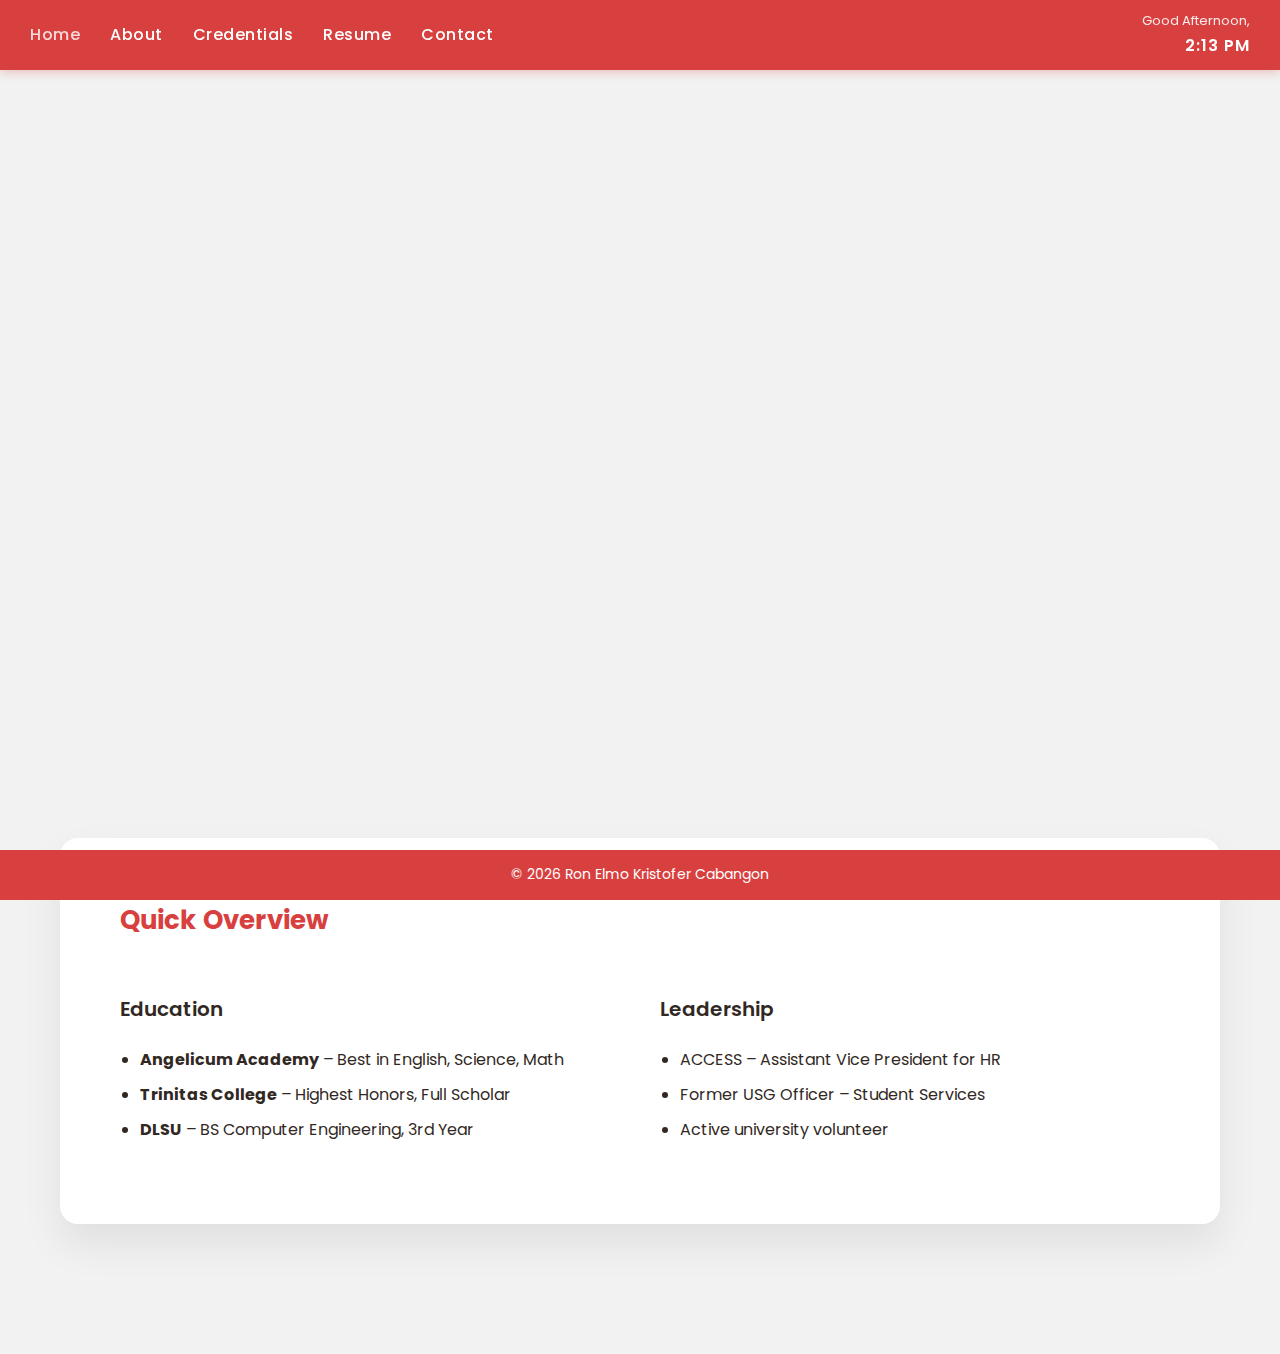
<file: index.html>
<!DOCTYPE html>
<html lang="en">
<head>
    <meta charset="UTF-8">
    <meta name="viewport" content="width=device-width, initial-scale=1.0">
    <title>Ron Elmo Kristofer Cabangon - Portfolio</title>
    <link href="https://fonts.googleapis.com/css2?family=Poppins:wght@300;400;500;600;700&display=swap" rel="stylesheet">
    <link rel="stylesheet" href="css/style.css">
</head>
<body>
    <header>
        <nav>
            <a href="index.html" data-page="home">Home</a>
            <a href="about.html" data-page="about">About</a>
            <a href="credentials.html" data-page="credentials">Credentials</a>
            <a href="resume.html" data-page="resume">Resume</a>
            <a href="contact.html" data-page="contact">Contact</a>
        </nav>
        <div id="datetime">
            <span id="greeting"></span>
            <span id="clock"></span>
        </div>
    </header>

    <main id="main-content">
        <section id="home" class="page active">
            <div class="card hero">
                <img src="subject.jpg" alt="Profile Picture">
                <div>
                    <h1>Ron Elmo Kristofer Cabangon</h1>
                    <p>Computer Engineering Student</p>
                    <button class="cta-btn" onclick="window.location.href='contact.html'">REACH OUT</button>
                </div>
            </div>
            
            <div class="card">
                <h2>Quick Overview</h2>
                <div class="grid">
                    <div class="overview-item">
                        <h3>Education</h3>
                        <ul>
                            <li><strong>Angelicum Academy</strong> – Best in English, Science, Math</li>
                            <li><strong>Trinitas College</strong> – Highest Honors, Full Scholar</li>
                            <li><strong>DLSU</strong> – BS Computer Engineering, 3rd Year</li>
                        </ul>
                    </div>
                    <div class="overview-item">
                        <h3>Leadership</h3>
                        <ul>
                            <li>ACCESS – Assistant Vice President for HR</li>
                            <li>Former USG Officer – Student Services</li>
                            <li>Active university volunteer</li>
                        </ul>
                    </div>
                </div>
            </div>
        </section>
    </main>

    <footer>© 2026 Ron Elmo Kristofer Cabangon</footer>
    <script src="js/script.js"></script>
</body>
</html>
</file>
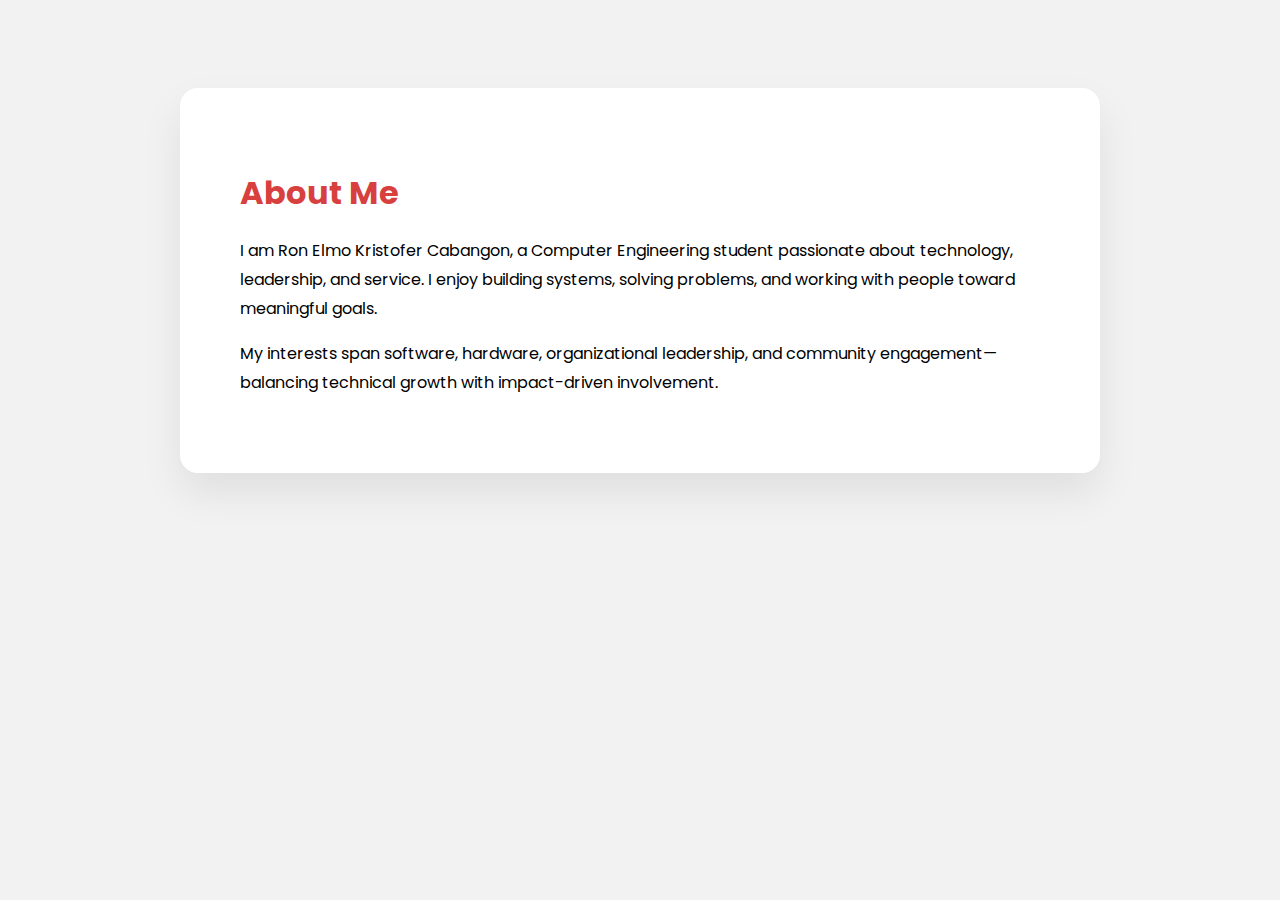
<file: about.html>
<!DOCTYPE html>
<html lang="en">
<head>
    <link href="https://fonts.googleapis.com/css2?family=Poppins:wght@300;400;600&display=swap" rel="stylesheet">
    <style>
        body {
            background-color: #f2f2f2;
            padding: 80px;
            font-family: 'Poppins', sans-serif;
        }

        .card {
            background: #fff;
            padding: 60px;
            border-radius: 18px;
            max-width: 800px;
            margin: auto;
            box-shadow: 0 20px 40px rgba(0,0,0,0.08);
        }

        h1 {
            color: #d84040;
            margin-bottom: 20px;
        }

        p {
            line-height: 1.8;
        }
    </style>
</head>
<body>

<div class="card">
    <h1>About Me</h1>
    <p>
        I am Ron Elmo Kristofer Cabangon, a Computer Engineering student passionate about
        technology, leadership, and service. I enjoy building systems, solving problems,
        and working with people toward meaningful goals.
    </p>
    <p>
        My interests span software, hardware, organizational leadership, and community
        engagement—balancing technical growth with impact-driven involvement.
    </p>
</div>

</body>
</html>
</file>
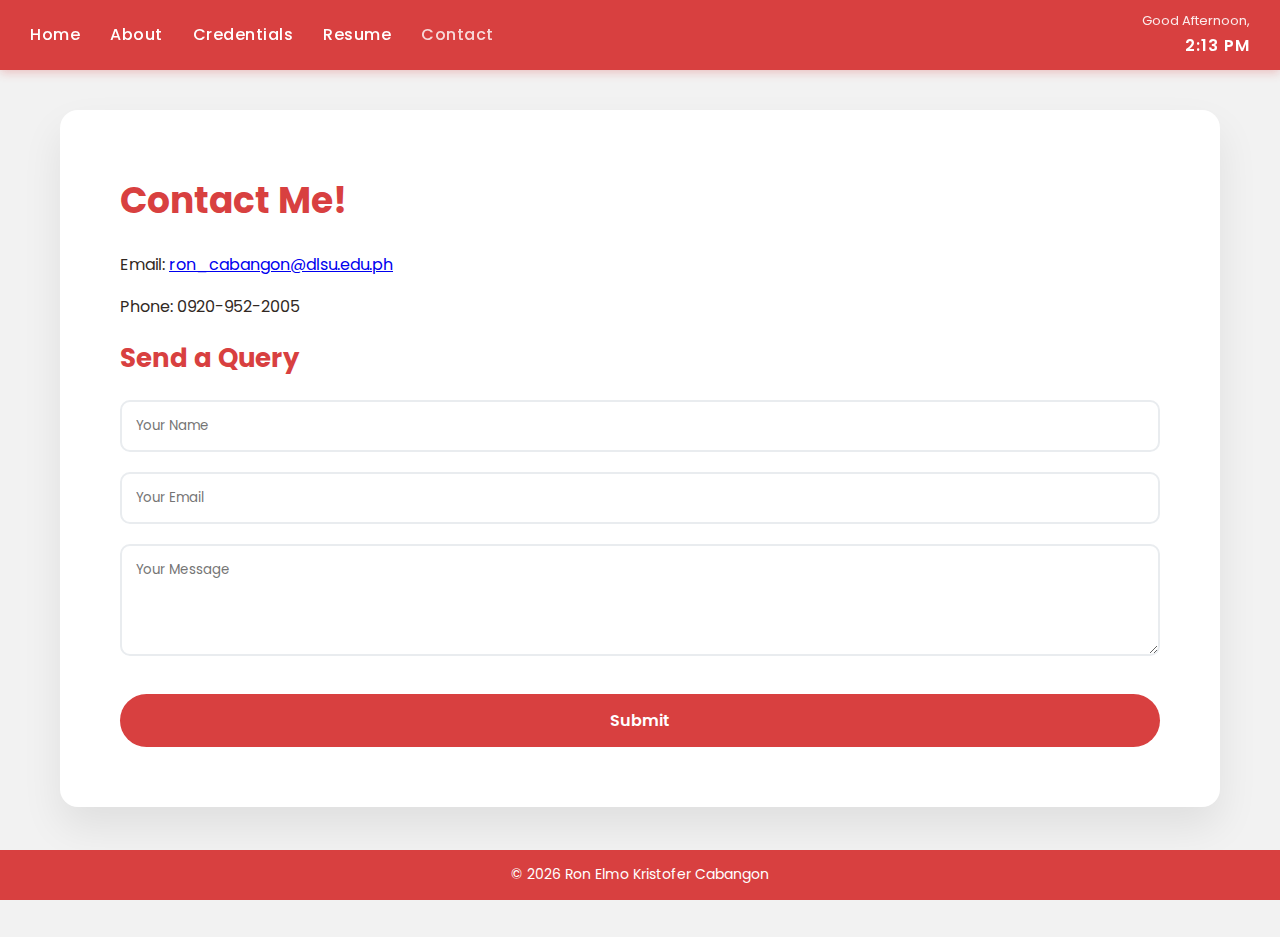
<file: contact.html>
<!DOCTYPE html>
<html lang="en">
<head>
    <meta charset="UTF-8">
    <meta name="viewport" content="width=device-width, initial-scale=1.0">
    <title>Ron Elmo Kristofer Cabangon - Contact</title>
    <link href="https://fonts.googleapis.com/css2?family=Poppins:wght@300;400;500;600;700&display=swap" rel="stylesheet">
    <link rel="stylesheet" href="css/style.css">
</head>
<body>
    <header>
        <nav>
            <a href="index.html" data-page="home">Home</a>
            <a href="about.html" data-page="about">About</a>
            <a href="credentials.html" data-page="credentials">Credentials</a>
            <a href="resume.html" data-page="resume">Resume</a>
            <a href="contact.html" data-page="contact">Contact</a>
        </nav>
        <div id="datetime">
            <span id="greeting"></span>
            <span id="clock"></span>
        </div>
    </header>

    <main id="main-content">
        <section id="contact" class="page active">
            <div class="card">
                <h1>Contact Me!</h1>
                <p>Email: <a href="mailto:ron_cabangon@dlsu.edu.ph">ron_cabangon@dlsu.edu.ph</a></p>
                <p>Phone: 0920-952-2005</p>

                <h2>Send a Query</h2>
                <form id="contactForm" action="https://formsubmit.co/kristoffcabangon@gmail.com" method="POST">
                    <input type="hidden" name="_subject" value="New Portfolio Message from %s">
                    <input type="hidden" name="_captcha" value="false">
                    <input type="hidden" name="_next" value="https://kristoffcab123.github.io/my-website/contact.html">
                    
                    <input type="text" id="name" name="name" placeholder="Your Name" required>
                    <input type="email" id="email" name="email" placeholder="Your Email" required>
                    <textarea id="message" name="message" rows="4" placeholder="Your Message" required></textarea>
                    <button type="submit" class="cta-btn">Submit</button>
                </form>
                
                <div id="sent" style="display: none;">
                    Thank you! Your message is on its way. I'll respond soon.
                </div>
            </div>
        </section>
    </main>

    <footer>© 2026 Ron Elmo Kristofer Cabangon</footer>
    <script src="js/script.js"></script>
</body>
</html>
</file>
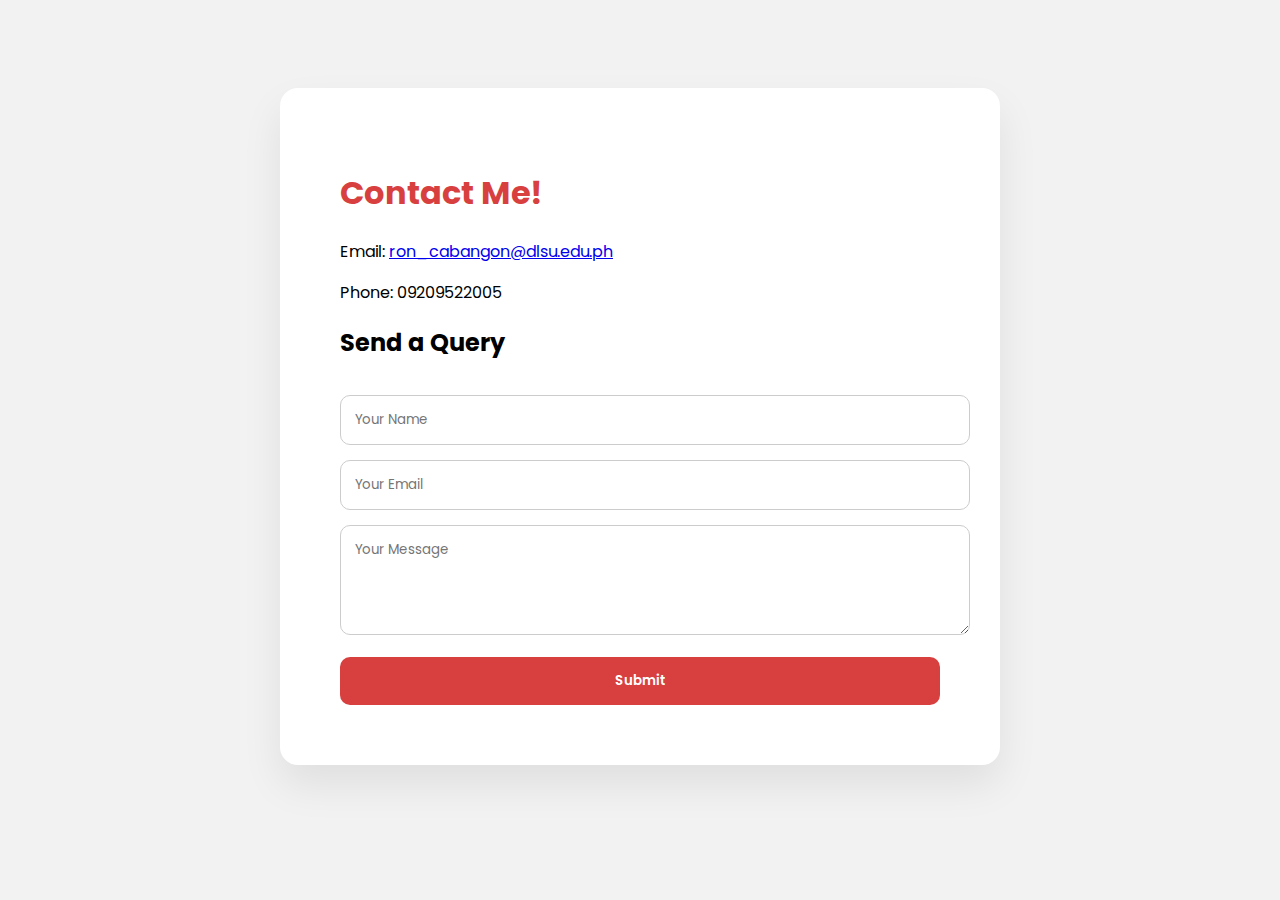
<file: contacts.html>
<!DOCTYPE html>
<html lang="en">
<head>
    <link href="https://fonts.googleapis.com/css2?family=Poppins:wght@300;400;600&display=swap" rel="stylesheet">
    <style>
        body {
            background-color: #f2f2f2;
            padding: 80px;
            font-family: 'Poppins', sans-serif;
        }

        .card {
            background: #fff;
            padding: 60px;
            border-radius: 18px;
            max-width: 600px;
            margin: auto;
            box-shadow: 0 20px 40px rgba(0,0,0,0.08);
        }

        h1 {
            color: #d84040;
        }

        input, textarea, button {
            width: 100%;
            padding: 14px;
            margin-top: 15px;
            border-radius: 10px;
            border: 1px solid #ccc;
            font-family: 'Poppins', sans-serif;
        }

        button {
            background-color: #d84040;
            color: white;
            border: none;
            font-weight: 600;
            cursor: pointer;
        }

        #sent {
            display: none;
            margin-top: 20px;
            color: #d84040;
            font-weight: 600;
        }
    </style>
</head>
<body>

<div class="card">
    <h1>Contact Me!</h1>
    <p>Email: <a href="mailto:ron_cabangon@dlsu.edu.ph">ron_cabangon@dlsu.edu.ph</a></p>
    <p>Phone: 09209522005</p>

    <h2>Send a Query</h2>
    <input type="text" placeholder="Your Name">
    <input type="email" placeholder="Your Email">
    <textarea rows="4" placeholder="Your Message"></textarea>
    <button onclick="send()">Submit</button>

    <div id="sent">Your query has been sent!</div>
</div>

<script>
function send() {
    document.getElementById("sent").style.display = "block";
}
</script>

</body>
</html>
</file>
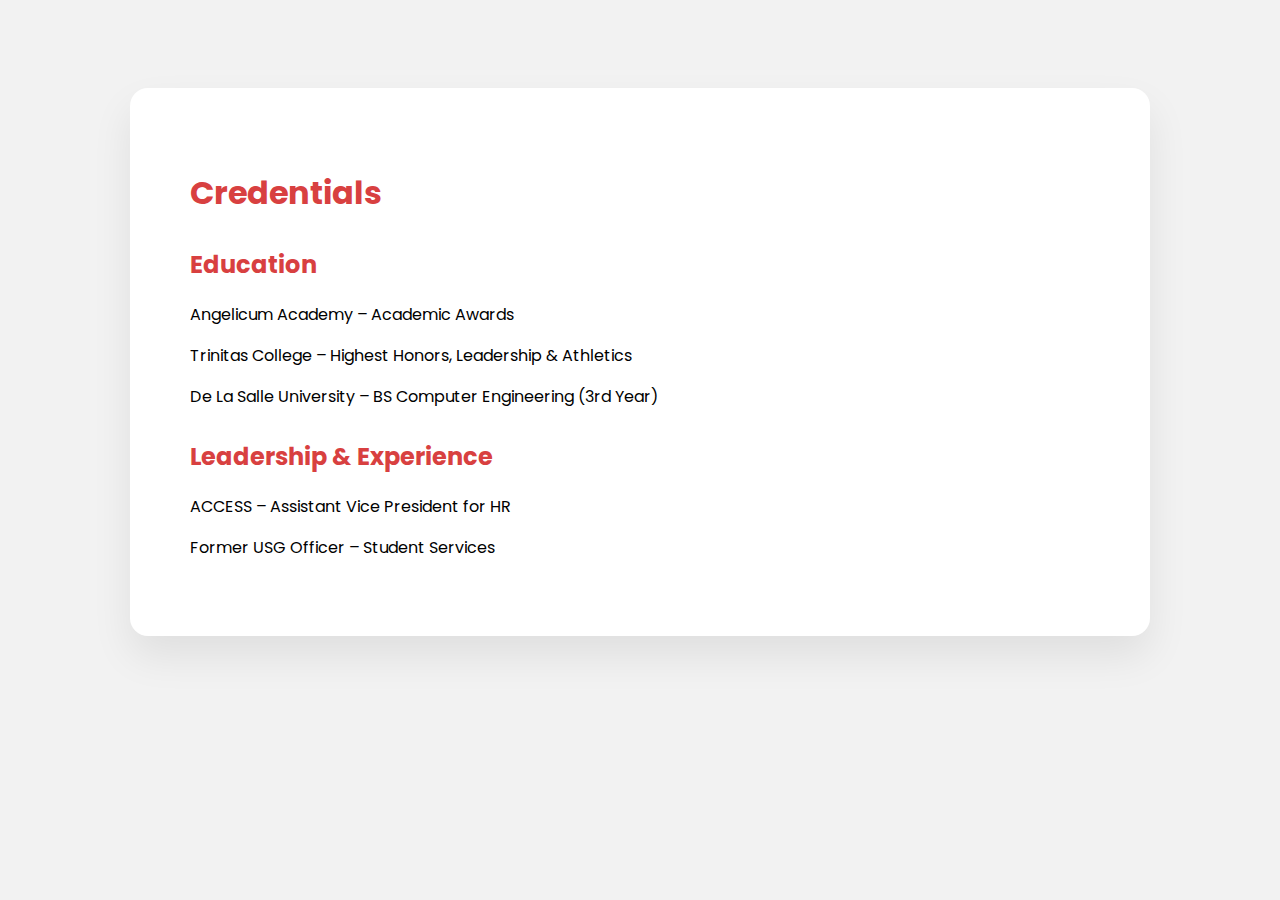
<file: credentials.html>
<!DOCTYPE html>
<html lang="en">
<head>
    <link href="https://fonts.googleapis.com/css2?family=Poppins:wght@300;400;600&display=swap" rel="stylesheet">
    <style>
        body {
            background-color: #f2f2f2;
            padding: 80px;
            font-family: 'Poppins', sans-serif;
        }

        .card {
            background: #fff;
            padding: 60px;
            border-radius: 18px;
            max-width: 900px;
            margin: auto;
            box-shadow: 0 20px 40px rgba(0,0,0,0.08);
        }

        h1, h2 {
            color: #d84040;
        }

        h2 {
            margin-top: 30px;
        }
    </style>
</head>
<body>

<div class="card">
    <h1>Credentials</h1>

    <h2>Education</h2>
    <p>Angelicum Academy – Academic Awards</p>
    <p>Trinitas College – Highest Honors, Leadership & Athletics</p>
    <p>De La Salle University – BS Computer Engineering (3rd Year)</p>

    <h2>Leadership & Experience</h2>
    <p>ACCESS – Assistant Vice President for HR</p>
    <p>Former USG Officer – Student Services</p>
</div>

</body>
</html>
</file>
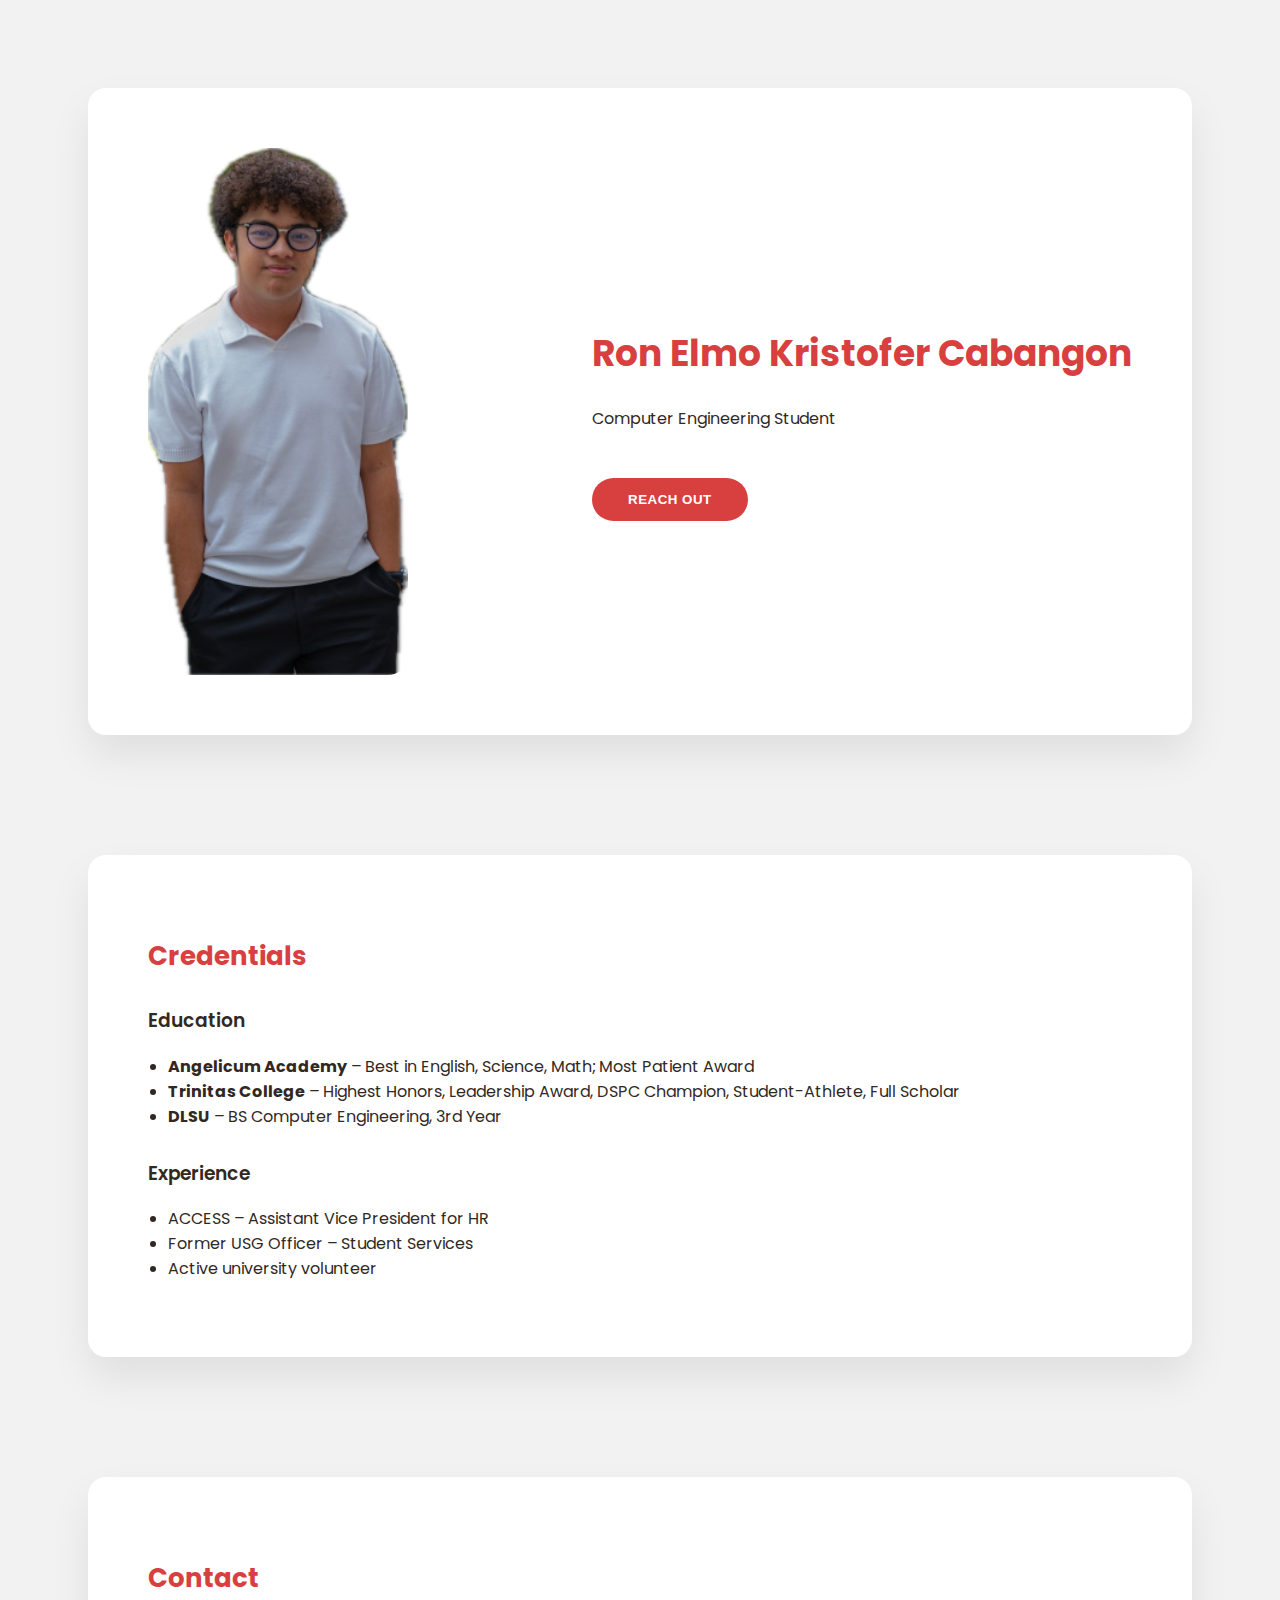
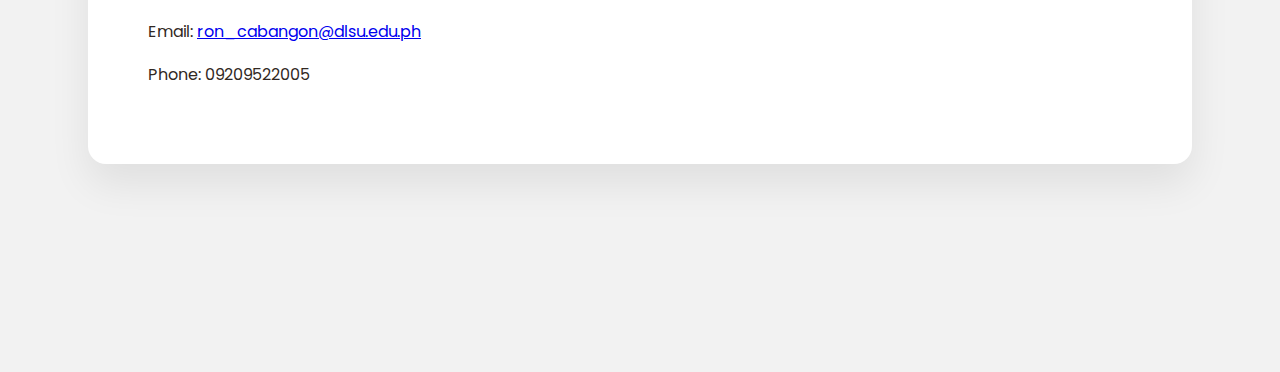
<file: home.html>
<!DOCTYPE html>
<html lang="en">
<head>
    <meta charset="UTF-8">

    <link href="https://fonts.googleapis.com/css2?family=Poppins:wght@300;400;600;700&display=swap" rel="stylesheet">

    <style>
        body {
            background-color: #f2f2f2;
            padding: 80px;
            font-family: 'Poppins', sans-serif;
            color: #312823;
        }

        section {
            margin-bottom: 120px;
        }

        .card {
            background-color: #ffffff;
            border-radius: 18px;
            padding: 60px;
            box-shadow: 0 20px 40px rgba(0,0,0,0.08);
            max-width: 1000px;
            margin: auto;
        }

        /* HERO */
        .hero {
            display: flex;
            align-items: center;
            justify-content: space-between;
            gap: 60px;
        }

        .hero img {
            width: 260px;
            border-radius: 20px;
        }

        h1 {
            font-size: 36px;
            color: #d84040;
        }

        h2 {
            font-size: 26px;
            color: #d84040;
            margin-bottom: 20px;
        }

        h3 {
            margin-top: 30px;
            font-weight: 600;
        }

        p {
            line-height: 1.7;
            margin-top: 10px;
        }

        ul {
            margin-top: 10px;
            padding-left: 20px;
        }

        button {
            margin-top: 30px;
            padding: 14px 36px;
            border-radius: 30px;
            border: none;
            background-color: #d84040;
            color: #fff;
            font-weight: 600;
            letter-spacing: 0.5px;
            cursor: pointer;
        }

        button:hover {
            transform: translateY(-2px);
            box-shadow: 0 10px 20px rgba(216,64,64,0.3);
        }
    </style>
</head>
<body>

<section>
    <div class="card hero">
        <img src="images/subject.jpg" alt="Profile Picture">
        <div>
            <h1>Ron Elmo Kristofer Cabangon</h1>
            <p>Computer Engineering Student</p>
            <button onclick="window.parent.location.href='contacts.html'">REACH OUT</button>
        </div>
    </div>
</section>

<section>
    <div class="card">
        <h2>Credentials</h2>

        <h3>Education</h3>
        <ul>
            <li><strong>Angelicum Academy</strong> – Best in English, Science, Math; Most Patient Award</li>
            <li><strong>Trinitas College</strong> – Highest Honors, Leadership Award, DSPC Champion, Student-Athlete, Full Scholar</li>
            <li><strong>DLSU</strong> – BS Computer Engineering, 3rd Year</li>
        </ul>

        <h3>Experience</h3>
        <ul>
            <li>ACCESS – Assistant Vice President for HR</li>
            <li>Former USG Officer – Student Services</li>
            <li>Active university volunteer</li>
        </ul>
    </div>
</section>

<section>
    <div class="card">
        <h2>Contact</h2>
        <p>Email: <a href="mailto:ron_cabangon@dlsu.edu.ph">ron_cabangon@dlsu.edu.ph</a></p>
        <p>Phone: 09209522005</p>
    </div>
</section>

</body>
</html>
</file>
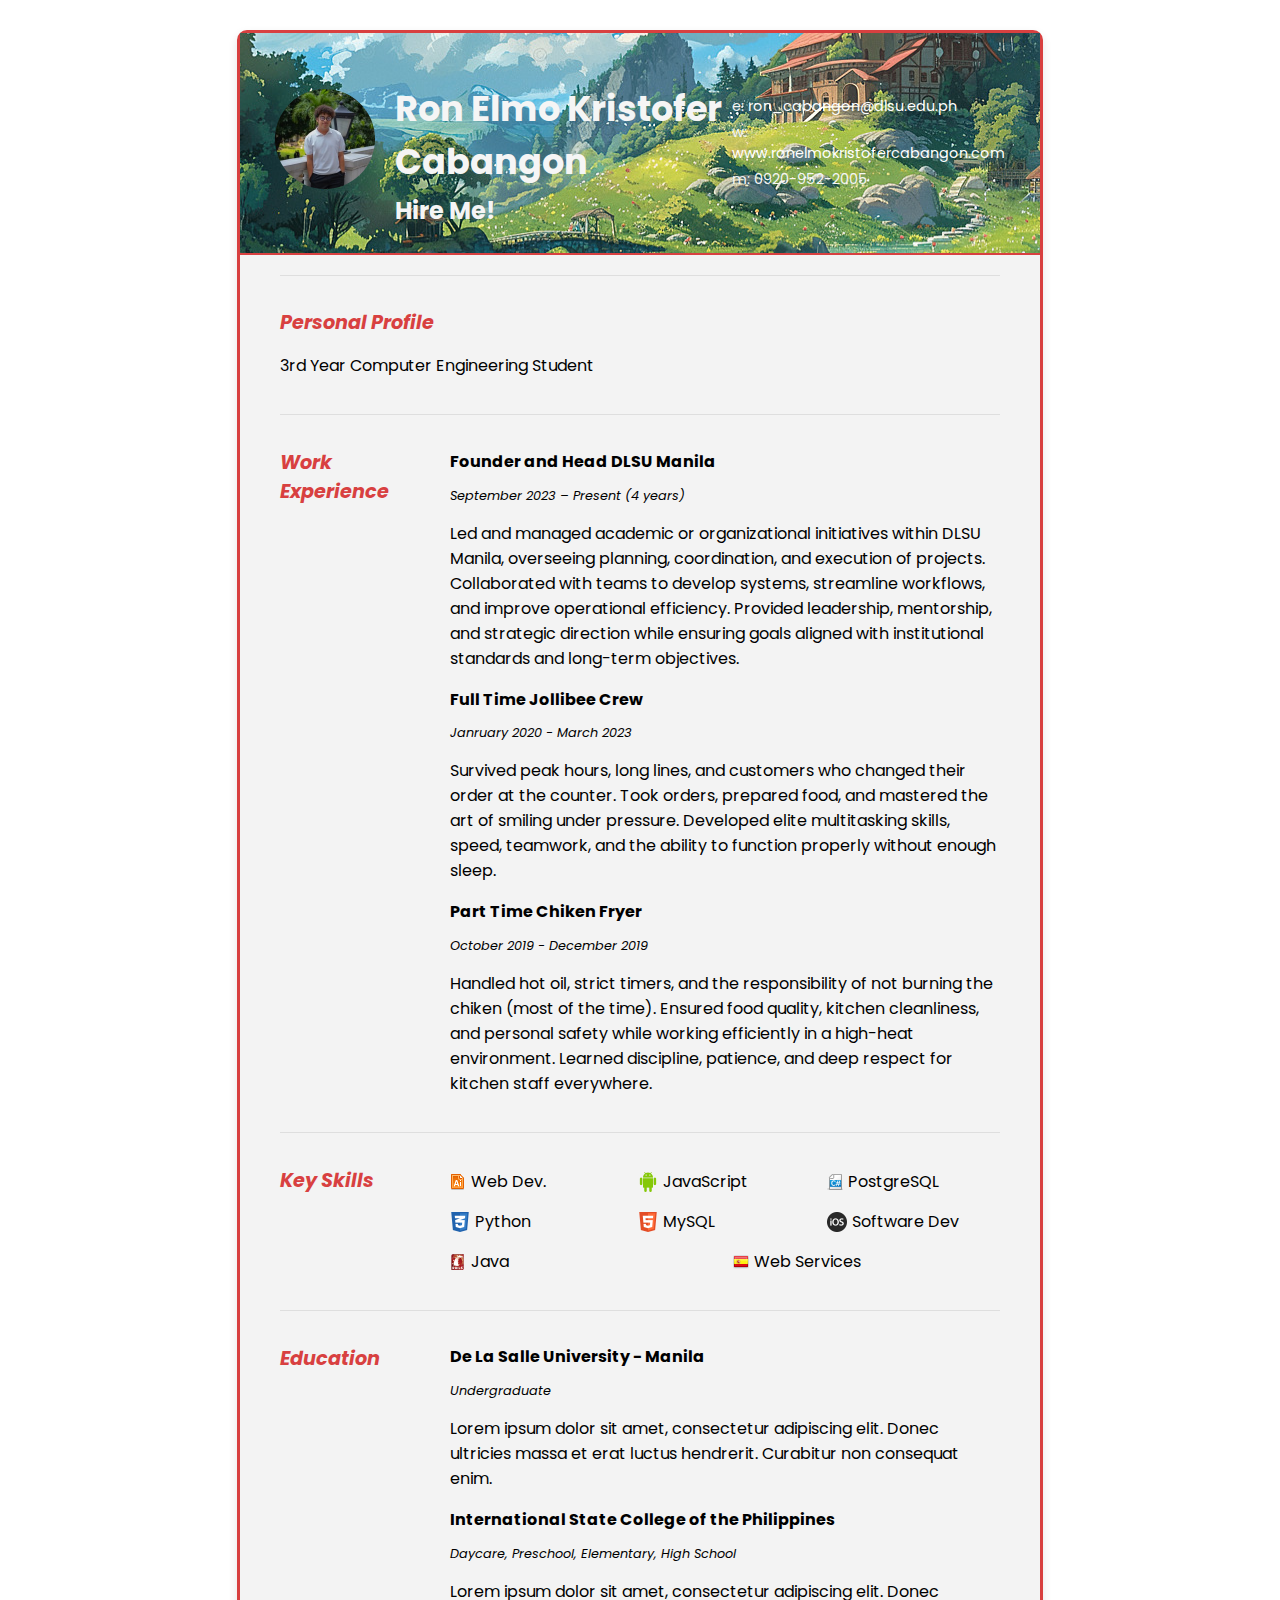
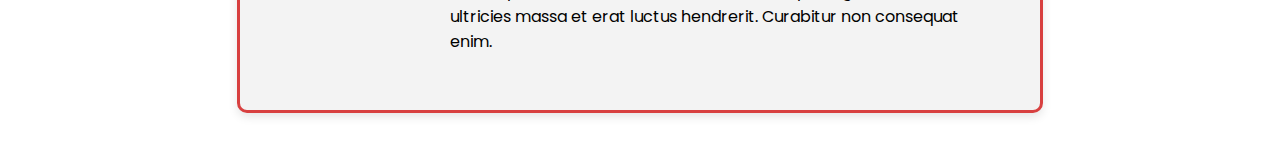
<file: resume.html>
<!DOCTYPE html>
<html>
<head>
<title>Ron Elmo Kristofer Cabangon - Curriculum Vitae</title>

<meta name="viewport" content="width=device-width"/>
<meta name="description" content="The Curriculum Vitae of Ron Elmo Kristofer Cabangon."/>
<meta charset="UTF-8">

<link type="text/css" rel="stylesheet" href="style.css">
<link href="https://fonts.googleapis.com/css2?family=Poppins:ital,wght@0,300;0,400;0,500;0,600;0,700;1,400&display=swap" rel="stylesheet">
<script href="http://code.jquery.com/jquery-migrate-1.2.1.min.js"></script>
<!--[if lt IE 9]>
<script src="//html5shiv.googlecode.com/svn/trunk/html5.js"></script>
<![endif]-->
</head>

<body id="top">
<div id="cv">
	<div class="mainDetails">
		<div id="headshot">
			<img src="images/profilepic.jpg" alt="Ron Elmo Kristofer Cabangon" />
		</div>

		<div id="name">
			<h1>Ron Elmo Kristofer Cabangon</h1>
			<h2>Hire Me!</h2>
		</div>

		<div id="contactDetails">
			<ul>
				<li>e: <a href="mailto:ron_cabangon@dlsu.edu.ph" target="_blank">ron_cabangon@dlsu.edu.ph</a></li>
				<li>w: <a href="http://www.ronelmokristofercabangon.com">www.ronelmokristofercabangon.com</a></li>
				<li>m: 0920-952-2005</li>
			</ul>
		</div>
		<div class="clear"></div>
	</div>

	<div id="mainArea">
		<section>
			<article>
				<div class="sectionTitle">
					<h1>Personal Profile</h1>
				</div>

				<div class="sectionContent">
					<p>3rd Year Computer Engineering Student</p>
				</div>
			</article>
			<div class="clear"></div>
		</section>

		<section>
			<div class="sectionTitle">
				<h1>Work Experience</h1>
			</div>

			<div class="sectionContent">
				<article>
					<h2>Founder and Head DLSU Manila</h2>
					<p class="subDetails">September 2023 – Present (4 years)</p>
					<p>Led and managed academic or organizational initiatives within DLSU Manila, overseeing planning, coordination, and execution of projects. Collaborated with teams to develop systems, streamline workflows, and improve operational efficiency. Provided leadership, mentorship, and strategic direction while ensuring goals aligned with institutional standards and long-term objectives.</p>
				</article>

				<article>
					<h2>Full Time Jollibee Crew</h2>
					<p class="subDetails">Janruary 2020 - March 2023</p>
					<p>Survived peak hours, long lines, and customers who changed their order at the counter. Took orders, prepared food, and mastered the art of smiling under pressure. Developed elite multitasking skills, speed, teamwork, and the ability to function properly without enough sleep.</p>
				</article>

				<article>
					<h2>Part Time Chiken Fryer</h2>
					<p class="subDetails">October 2019 - December 2019</p>
					<p>Handled hot oil, strict timers, and the responsibility of not burning the chiken (most of the time). Ensured food quality, kitchen cleanliness, and personal safety while working efficiently in a high-heat environment. Learned discipline, patience, and deep respect for kitchen staff everywhere.</p>
				</article>
			</div>
			<div class="clear"></div>
		</section>

		<section>
			<div class="sectionTitle">
				<h1>Key Skills</h1>
			</div>

			<div class="sectionContent">
				<ul class="keySkills">
					<li><img src="images\icons\ai.png" alt="">Web Dev.</li>
					<li><img src="images\icons\android.png" alt="">JavaScript</li>
					<li><img src="images\icons\c-sharp.png" alt="">PostgreSQL</li>
					<li><img src="images\icons\css.png" alt="">Python</li>
					<li><img src="images\icons\html.png" alt="">MySQL</li>
					<li><img src="images\icons\ios.png" alt="">Software Dev</li>
					<li><img src="images\icons\rails.png" alt="">Java</li>
					<li><img src="images\icons\sp.png" alt="">Web Services</li>
				</ul>
			</div>
			<div class="clear"></div>
		</section>

		<section>
			<div class="sectionTitle">
				<h1>Education</h1>
			</div>

			<div class="sectionContent">
				<article>
					<h2>De La Salle University - Manila</h2>
					<p class="subDetails">Undergraduate</p>
					<p>Lorem ipsum dolor sit amet, consectetur adipiscing elit. Donec ultricies massa et erat luctus hendrerit. Curabitur non consequat enim.</p>
				</article>

				<article>
					<h2>International State College of the Philippines</h2>
					<p class="subDetails">Daycare, Preschool, Elementary, High School</p>
					<p>Lorem ipsum dolor sit amet, consectetur adipiscing elit. Donec ultricies massa et erat luctus hendrerit. Curabitur non consequat enim.</p>
				</article>
			</div>
			<div class="clear"></div>
		</section>

	</div>
</div>

<script type="text/javascript">
var gaJsHost = (("https:" == document.location.protocol) ? "https://ssl." : "http://www.");
document.write(unescape("%3Cscript src='" + gaJsHost + "google-analytics.com/ga.js' type='text/javascript'%3E%3C/script%3E"));
</script>
<script type="text/javascript">
var pageTracker = _gat._getTracker("UA-3753241-1");
pageTracker._initData();
pageTracker._trackPageview();
</script>

</body>
</html>
</file>
<file: css/style.css>
* {
    margin: 0;
    padding: 0;
    box-sizing: border-box;
}

body {
    font-family: 'Poppins', sans-serif;
    background-color: #f2f2f2;
    color: #312823;
    line-height: 1.7;
}

header {
    position: fixed;
    top: 0;
    width: 100%;
    height: 70px;
    background-color: #d84040;
    color: #fff;
    display: flex;
    align-items: center;
    justify-content: space-between;
    padding: 0 30px;
    z-index: 1000;
    box-shadow: 0 2px 10px rgba(216, 64, 64, 0.3);
}

nav {
    display: flex;
    gap: 30px;
}

nav a {
    color: #fff;
    text-decoration: none;
    font-weight: 500;
    letter-spacing: 0.5px;
    transition: opacity 0.3s ease;
}

nav a:hover,
nav a.active {
    opacity: 0.8;
}

#datetime {
    text-align: right;
    font-size: 14px;
}

#greeting {
    display: block;
    font-size: 13px;
    opacity: 0.9;
}

#clock {
    font-size: 16px;
    font-weight: 600;
    letter-spacing: 1px;
}

main {
    margin-top: 70px;
    margin-bottom: 50px;
    min-height: calc(100vh - 120px);
}

.page {
    display: none;
    padding: 40px 20px;
    max-width: 1200px;
    margin: 0 auto;
}

.page.active {
    display: block;
}

.card {
    background-color: #ffffff;
    border-radius: 18px;
    padding: 60px;
    box-shadow: 0 20px 40px rgba(0, 0, 0, 0.08);
    margin-bottom: 40px;
}

/* Home page fade-in animation */
.hero {
    display: flex;
    align-items: center;
    justify-content: space-between;
    gap: 60px;
    opacity: 0;
    animation: fadeInUp 1s ease-out forwards;
}

.hero .content {  /* Wrap your text content */
    opacity: 0;
    animation: fadeInUp 1s ease-out 0.3s forwards;
}

/* Keyframe animation */
@keyframes fadeInUp {
    0% {
        opacity: 0;
        transform: translateY(30px);
    }
    100% {
        opacity: 1;
        transform: translateY(0);
    }
}


.hero img {
    width: 280px;  /* Slightly larger for better visibility */
    height: auto;  /* Let height adjust based on image aspect ratio */
    max-width: 100%; /* Prevent overflow on smaller screens */
    border-radius: 20px;
    object-fit: contain; /* Shows full image without cropping */
    display: block; /* Remove any inline spacing */
}


h1 {
    font-size: 36px;
    color: #d84040;
    margin-bottom: 20px;
}

h2 {
    font-size: 26px;
    color: #d84040;
    margin-bottom: 20px;
}

h3 {
    font-size: 20px;
    color: #312823;
    margin: 30px 0 20px 0;
    font-weight: 600;
}

h4 {
    font-size: 18px;
    color: #d84040;
    margin-bottom: 8px;
}

p {
    margin-bottom: 15px;
}

ul {
    padding-left: 20px;
    margin-bottom: 20px;
}

ul li {
    margin-bottom: 8px;
}

.cta-btn {
    margin-top: 30px;
    padding: 14px 36px;
    border-radius: 30px;
    border: none;
    background-color: #d84040;
    color: #fff;
    font-weight: 600;
    letter-spacing: 0.5px;
    cursor: pointer;
    transition: all 0.3s ease;
}

.cta-btn:hover {
    transform: translateY(-2px);
    box-shadow: 0 10px 20px rgba(216, 64, 64, 0.3);
}

.grid {
    display: grid;
    grid-template-columns: 1fr 1fr;
    gap: 40px;
}

.skills-grid {
    display: grid;
    grid-template-columns: repeat(auto-fit, minmax(150px, 1fr));
    gap: 15px;
}

.skills-grid span {
    background: #f8f9fa;
    padding: 12px 20px;
    border-radius: 25px;
    text-align: center;
    font-weight: 500;
    border: 2px solid #e9ecef;
}

/* CV Styles */
.cv-container {
    max-width: 900px;
    margin: 0 auto;
    background: #f8f9fa;
    border-radius: 18px;
    overflow: hidden;
    box-shadow: 0 20px 40px rgba(0, 0, 0, 0.1);
}

.main-details {
    display: flex;
    align-items: center;
    gap: 30px;
    padding: 40px;
    background: linear-gradient(135deg, #d84040, #ff6b6b);
    color: white;
}

.headshot img {
    width: 120px;
    height: 120px;
    border-radius: 50%;
    object-fit: cover;
}

.name-section h1 {
    font-size: 28px;
    margin-bottom: 5px;
}

.name-section h2 {
    font-size: 18px;
    opacity: 0.9;
}

.contact-info ul {
    list-style: none;
    padding: 0;
}

.contact-info li {
    margin-bottom: 8px;
}

.contact-info a {
    color: white;
    text-decoration: none;
}

.cv-content {
    padding: 40px;
}

.cv-content section {
    margin-bottom: 40px;
}

.cv-content article {
    margin-bottom: 25px;
}

.sub-details {
    color: #666;
    font-size: 14px;
    margin-bottom: 10px;
    font-style: italic;
}

/* Contact Form */
#contactForm input,
#contactForm textarea {
    width: 100%;
    padding: 14px;
    margin-bottom: 20px;
    border: 2px solid #e9ecef;
    border-radius: 10px;
    font-family: 'Poppins', sans-serif;
    transition: border-color 0.3s ease;
}

#contactForm input:focus,
#contactForm textarea:focus {
    outline: none;
    border-color: #d84040;
}

#contactForm button {
    margin-top: 10px;
    padding: 14px 36px;
    border-radius: 30px;
    border: none;
    background-color: #d84040;
    color: #fff;
    font-family: 'Poppins', sans-serif;
    font-weight: 600;
    letter-spacing: 0.5px;
    cursor: pointer;
    transition: all 0.3s ease;
    width: 100%;
    font-size: 16px;
}

#contactForm button:hover {
    transform: translateY(-2px);
    box-shadow: 0 10px 20px rgba(216, 64, 64, 0.3);
}

#contactForm button:active {
    transform: translateY(0);
}

#sent {
    display: none;
    margin-top: 20px;
    padding: 20px;
    background: #d4edda;
    color: #155724;
    border: 1px solid #c3e6cb;
    border-radius: 10px;
    font-weight: 600;
}

footer {
    position: fixed;
    bottom: 0;
    width: 100%;
    height: 50px;
    background-color: #d84040;
    color: #fff;
    display: flex;
    align-items: center;
    justify-content: center;
    font-size: 14px;
    z-index: 1000;
}

/* Original Resume Styles - Retained */
#cv {
    width: 90%;
    max-width: 900px;
    background: #f3f3f3;
    margin: 40px auto;
    display: flex;
    flex-direction: column;
    border: 3px solid #d84040;
    border-radius: 10px;
    box-shadow: 0 4px 10px rgba(0,0,0,0.1);
    overflow: hidden;
}

.mainDetails {
    display: flex;
    flex-wrap: wrap;
    align-items: center;
    justify-content: space-between;
    padding: 25px 35px;
    color: #f5f5f5;
    border-bottom: 2px solid #d84040;
    background: linear-gradient(135deg, #d84040, #ff6b6b);
}

#headshot {
    flex: 0 0 100px;
    margin-right: 20px;
}

#headshot img {
    width: 100%;
    height: 100px;
    border-radius: 50%;
    object-fit: cover;
}

#name {
    flex: 1;
    min-width: 200px;
}

#name h1 {
    font-size: 2.2em;
    font-weight: 700;
    margin-bottom: 0;
    color: #fff;
}

#name h2 {
    font-size: 1.5em;
    margin: 5px 0 0 0;
    color: #fff;
    opacity: 0.9;
}

#contactDetails {
    flex: 0 0 220px;
}

#contactDetails ul {
    list-style-type: none;
    font-size: 0.9em;
    padding-left: 0;
    margin: 0;
}

#contactDetails ul li {
    margin-bottom: 5px;
}

#contactDetails ul li a {
    color: #fff;
    text-decoration: none;
}

#contactDetails ul li a:hover {
    color: #ffe6e6;
}

#mainArea {
    padding: 20px 40px;
}

#mainArea section {
    display: flex;
    flex-wrap: wrap;
    padding: 20px 0;
    border-top: 1px solid #dedede;
}

.sectionTitle {
    flex: 0 0 150px;
    margin-right: 20px;
}

.sectionTitle h1 {
    font-style: italic;
    font-size: 1.2em;
    color: #d84040;
    margin: 0;
}

.sectionContent {
    flex: 1;
}

.sectionContent h2 {
    font-size: 1em;
    margin-bottom: 5px;
    color: #312823;
}

.subDetails {
    font-size: 0.8em;
    font-style: italic;
    margin-bottom: 8px;
    color: #666;
}

.keySkills {
    list-style-type: none;
    display: flex;
    flex-wrap: wrap;
    gap: 15px;
    padding-left: 0;
}

.keySkills li {
    flex: 1 1 30%;
    display: flex;
    align-items: center;
    gap: 8px;
    padding: 8px 12px;
    background: #fff;
    border-radius: 8px;
    box-shadow: 0 2px 8px rgba(0,0,0,0.1);
}

.keySkills li img {
    width: 24px;
    height: 24px;
}

/* Responsive for Resume */
@media (max-width: 768px) {
    .mainDetails {
        flex-direction: column;
        text-align: center;
        padding: 20px;
    }
    
    #headshot {
        margin-right: 0;
        margin-bottom: 15px;
    }
    
    .sectionTitle {
        flex: 0 0 100%;
        margin-bottom: 10px;
    }
    
    .keySkills li {
        flex: 1 1 45%;
    }
}

@media (max-width: 480px) {
    .keySkills li {
        flex: 1 1 100%;
    }
}


/* Responsive */
@media (max-width: 768px) {
    .hero {
        flex-direction: column;
        text-align: center;
    }
    
    .grid {
        grid-template-columns: 1fr;
    }
    
    nav {
        gap: 15px;
    }
    
    .card {
        padding: 40px 20px;
    }
    
    .main-details {
        flex-direction: column;
        text-align: center;
    }
}

@media (max-width: 480px) {
    header {
        padding: 0 20px;
        flex-wrap: wrap;
    }
    
    nav {
        flex-wrap: wrap;
        gap: 10px;
    }
}
</file>
<file: style.css>
@import url('https://fonts.googleapis.com/css2?family=Poppins:wght@300;400;500;600;700&display=swap');

* {
    font-family: 'Poppins', Helvetica, Arial, sans-serif;
}

#cv {
    width: 90%;
    max-width: 800px;
    background: #f3f3f3;
    margin: 30px auto;
    display: flex;
    flex-direction: column;
}

.mainDetails {
    display: flex;
    flex-wrap: wrap;
    align-items: center;
    justify-content: space-between;
    padding: 25px 35px;
    color: #f5f5f5;
    border-bottom: 2px solid #d84040;
    background: url('images/bg.jpg') 50% 50% no-repeat #ededed;
}

#headshot {
    flex: 0 0 100px;
    margin-right: 20px;
}

#headshot img {
    width: 100%;
    border-radius: 50%;
}

#name {
    flex: 1;
    min-width: 200px;
}

#name h1 {
    font-size: 2.2em;
    font-weight: 700;
    margin-bottom: 0;
}

#name h2 {
    font-size: 1.5em;
    margin: 5px 0 0 0;
}

#contactDetails {
    flex: 0 0 220px;
}

#contactDetails ul {
    list-style-type: none;
    font-size: 0.9em;
    padding-left: 0;
}

#contactDetails ul li {
    margin-bottom: 5px;
}

#contactDetails ul li a {
    color: #FFF;
    text-decoration: none;
}

#contactDetails ul li a:hover {
    color: #d84040;
}

#mainArea {
    display: flex;
    flex-direction: column;
    padding: 20px 40px;
}

section {
    display: flex;
    flex-wrap: wrap;
    padding: 20px 0;
    border-top: 1px solid #dedede;
}

.sectionTitle {
    flex: 0 0 150px;
    margin-right: 20px;
}

.sectionContent {
    flex: 1;
}

.sectionTitle h1 {
    font-style: italic;
    font-size: 1.2em;
    color: #d84040;
}

.sectionContent h2 {
    font-size: 1em;
    margin-bottom: 5px;
}

.subDetails {
    font-size: 0.8em;
    font-style: italic;
    margin-bottom: 8px;
}

.keySkills {
    list-style-type: none;
    display: flex;
    flex-wrap: wrap;
    gap: 15px;
    padding-left: 0;
}

.keySkills li {
    flex: 1 1 30%;
    display: flex;
    align-items: center;
    gap: 5px;
}

#cv {
    width: 90%;
    max-width: 800px;
    background: #f3f3f3;
    margin: 30px auto;
    display: flex;
    flex-direction: column;
    border: 3px solid #d84040; /* added border */
    border-radius: 10px;        /* optional: rounded corners */
    box-shadow: 0 4px 10px rgba(0,0,0,0.1); /* optional: subtle shadow */
}


@media (max-width: 768px) {
    .mainDetails {
        flex-direction: column;
        align-items: center;
        text-align: center;
    }

    #headshot {
        margin-right: 0;
        margin-bottom: 15px;
    }

    #contactDetails {
        margin-top: 10px;
    }

    .sectionTitle {
        flex: 0 0 100%;
        margin-bottom: 10px;
    }

    .sectionContent {
        flex: 0 0 100%;
    }

    .keySkills li {
        flex: 1 1 45%;
    }
}

@media (max-width: 480px) {
    .keySkills li {
        flex: 1 1 100%;
    }
}
</file>
